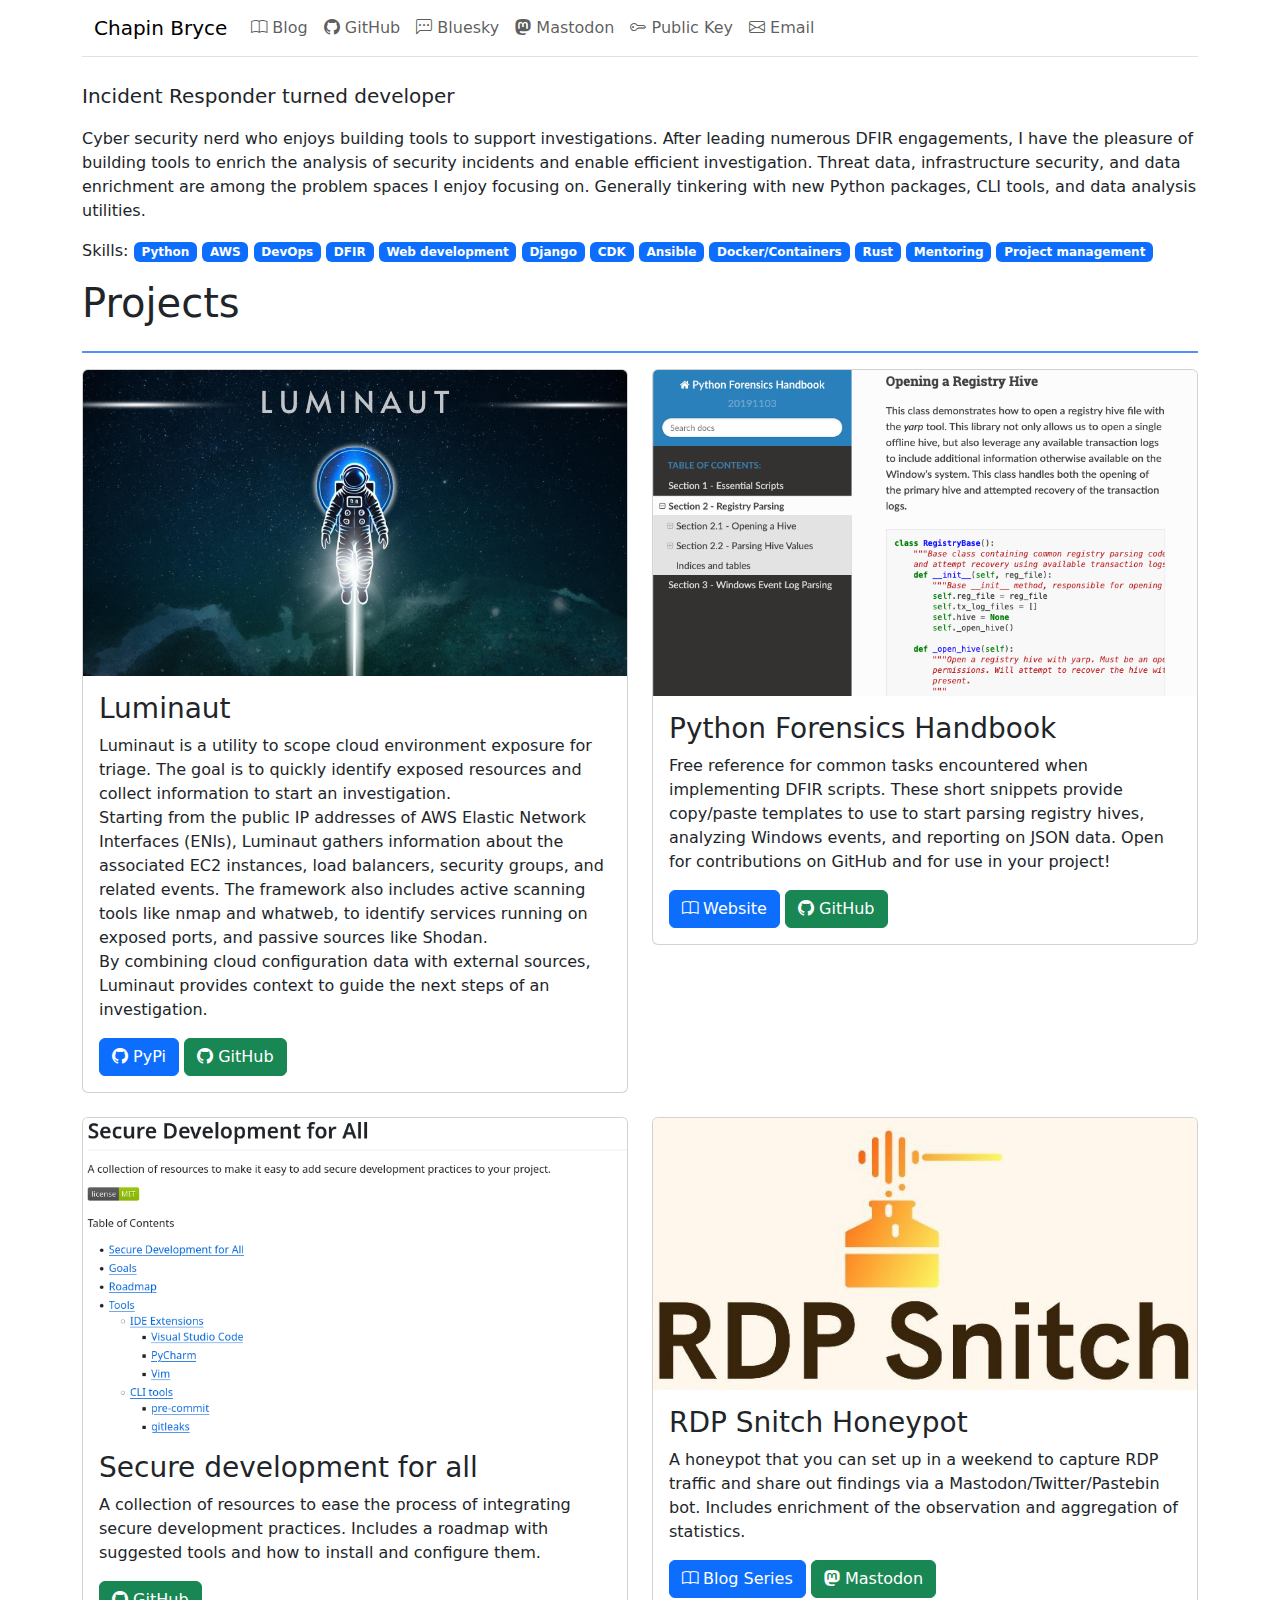
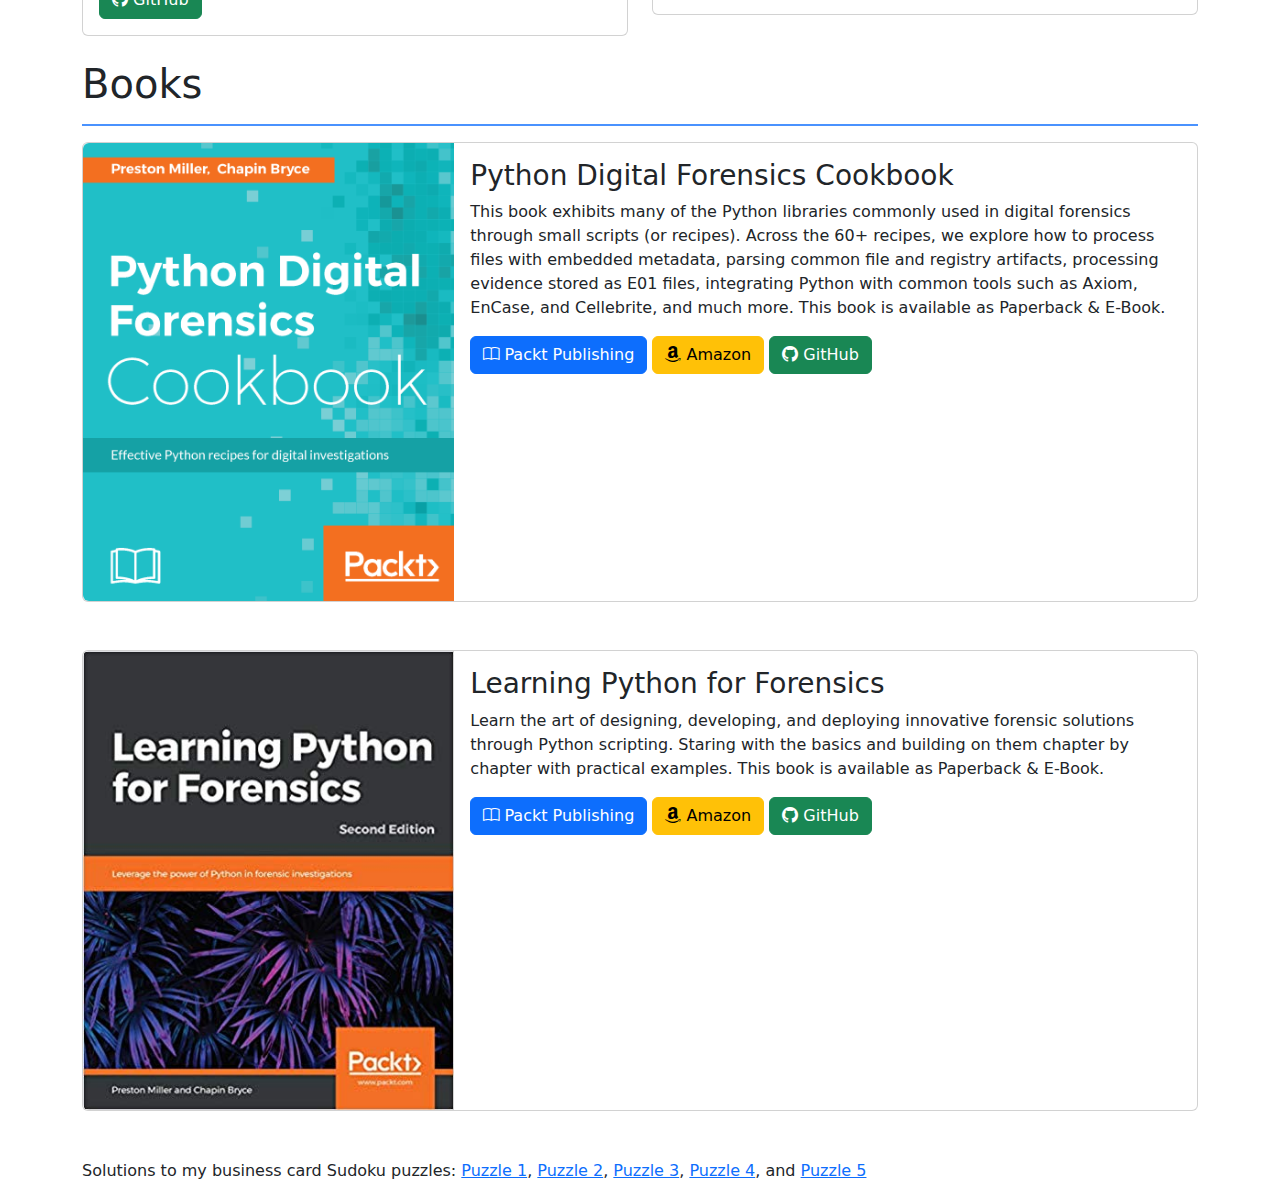
<file: index.html>
<!DOCTYPE html>
<html lang="en">
  <head>
    <title>chapinb</title>
    <link href="https://cdn.jsdelivr.net/npm/bootstrap@5.3.3/dist/css/bootstrap.min.css" rel="stylesheet" integrity="sha384-QWTKZyjpPEjISv5WaRU9OFeRpok6YctnYmDr5pNlyT2bRjXh0JMhjY6hW+ALEwIH" crossorigin="anonymous">
    <script src="https://cdn.jsdelivr.net/npm/bootstrap@5.3.3/dist/js/bootstrap.bundle.min.js" integrity="sha384-YvpcrYf0tY3lHB60NNkmXc5s9fDVZLESaAA55NDzOxhy9GkcIdslK1eN7N6jIeHz" crossorigin="anonymous"></script>
    <link rel="stylesheet" href="https://cdn.jsdelivr.net/npm/bootstrap-icons@1.11.3/font/bootstrap-icons.min.css">
  </head>
  <body>
    <div class="container">
      <nav class="navbar navbar-expand-lg border-bottom border-body">
        <div class="container-fluid">
          <a class="navbar-brand" href="/">Chapin Bryce</a>
          <button class="navbar-toggler" type="button" data-bs-toggle="collapse" data-bs-target="#navbarContent" aria-controls="navbarContent" aria-expanded="false" aria-label="Toggle navigation">
            <span class="navbar-toggler-icon"></span>
          </button>
          <div class="collapse navbar-collapse" id="navbarContent">
            <ul class="navbar-nav me-auto mb-2 mb-lg-0">
              <li class="nav-item">
                <a class="nav-link" href="https://blog.chapinb.com">
                  <i class="bi bi-book"></i>
                  Blog
                </a>
              </li>
              <li class="nav-item">
                <a class="nav-link" href="https://github.com/chapinb">
                  <i class="bi bi-github"></i>
                  GitHub
                </a>
              </li>
              <li class="nav-item">
                <a class="nav-link" href="https://bsky.app/profile/chapinb.com">
                  <i class="bi bi-chat-left-dots"></i>
                  Bluesky
                </a>
              </li>
              <li class="nav-item">
                <a class="nav-link" href="https://infosec.exchange/chapindb">
                  <i class="bi bi-mastodon"></i>
                  Mastodon
                </a>
              </li>
              <li class="nav-item">
                <a class="nav-link" href="https://keybase.io/cbryce">
                  <i class="bi bi-key"></i>
                  Public Key
                </a>
              </li>
              <li class="nav-item">
                <a class="nav-link" href="mailto:hello@chapinb.com">
                  <i class="bi bi-envelope"></i>
                  Email
                </a>
              </li>
            </ul>
          </div>
        </div>
      </nav>
      <div class="row mt-4" id="lead">
        <div class="col-12">
          <p class="lead">Incident Responder turned developer</p>
          <p>
            Cyber security nerd who enjoys building tools to support investigations.
            After leading numerous DFIR engagements, I have the pleasure of building tools to
            enrich the analysis of security incidents and enable efficient investigation.
            Threat data, infrastructure security, and data enrichment are among the
            problem spaces I enjoy focusing on. Generally tinkering with new Python
            packages, CLI tools, and data analysis utilities.
          </p>
          <p>
            Skills:
            <span class="badge text-bg-primary">Python</span>
            <span class="badge text-bg-primary">AWS</span>
            <span class="badge text-bg-primary">DevOps</span>
            <span class="badge text-bg-primary">DFIR</span>
            <span class="badge text-bg-primary">Web development</span>
            <span class="badge text-bg-primary">Django</span>
            <span class="badge text-bg-primary">CDK</span>
            <span class="badge text-bg-primary">Ansible</span>
            <span class="badge text-bg-primary">Docker/Containers</span>
            <span class="badge text-bg-primary">Rust</span>
            <span class="badge text-bg-primary">Mentoring</span>
            <span class="badge text-bg-primary">Project management</span>
          </p>
        </div>
      </div>
      <div class="row" id="projects">
        <div class="col-12">
          <h1 class="mb-4">Projects</h1>
          <hr class="border border-primary border-1 opacity-75">
        </div>

        <div id="project-luminaut" class="col-sm-12 col-md-6 mb-4">
          <div class="card">
            <img class="card-img-top" alt="website screenshot" src="img/luminaut.jpeg"></img>
            <div class="card-body">
              <h3 class="card-title">
                Luminaut
              </h3>
              <p class="card-text">
                Luminaut is a utility to scope cloud environment exposure for triage. The goal is to quickly identify exposed resources and collect information to start an investigation.
                <br />
                Starting from the public IP addresses of AWS Elastic Network Interfaces (ENIs), Luminaut gathers information about the associated EC2 instances, load balancers, security groups, and related events. The framework also includes active scanning tools like nmap and whatweb, to identify services running on exposed ports, and passive sources like Shodan.
                <br />
                By combining cloud configuration data with external sources, Luminaut provides context to guide the next steps of an investigation.
              </p>
              <a class="btn btn-primary" href="https://pypi.org/p/luminaut">
                <i class="bi bi-github"></i>
                PyPi
              </a>
              <a class="btn btn-success" href="https://github.com/luminaut-org/luminaut">
                <i class="bi bi-github"></i>
                GitHub
              </a>
            </div>
          </div>
        </div>

        <div id="project-handbook" class="col-sm-12 col-md-6 mb-4">
          <div class="card">
            <img class="card-img-top" alt="website screenshot" src="img/handbook.png"></img>
            <div class="card-body">
              <h3 class="card-title">
                Python Forensics Handbook
              </h3>
              <p class="card-text">
                Free reference for common tasks encountered when implementing DFIR scripts.
                These short snippets provide copy/paste templates to use to start parsing
                registry hives, analyzing Windows events, and reporting on JSON data.
                Open for contributions on GitHub and for use in your project!
              </p>
              <a class="btn btn-primary" href="https://chapinb.com/python-forensics-handbook">
                <i class="bi bi-book"></i>
                Website
              </a>
              <a class="btn btn-success" href="https://github.com/chapinb/python-forensics-handbook">
                <i class="bi bi-github"></i>
                GitHub
              </a>
            </div>
          </div>
        </div>

        <div id="project-devsecops" class="col-sm-12 col-md-6 mb-4">
          <div class="card">
            <img class="card-img-top" alt="website screenshot" src="img/devsecops.png"></img>
            <div class="card-body">
              <h3 class="card-title">
                Secure development for all
              </h3>
              <p class="card-text">
                A collection of resources to ease the process of integrating
                secure development practices. Includes a roadmap with suggested
                tools and how to install and configure them.
              </p>
              <a class="btn btn-success" href="https://github.com/chapinb/secure-development-for-all">
                <i class="bi bi-github"></i>
                GitHub
              </a>
            </div>
          </div>
        </div>

        <div id="project-rdp-snitch" class="col-sm-12 col-md-6 mb-4">
          <div class="card">
            <img class="card-img-top" alt="website screenshot" src="img/rdp-snitch.png"></img>
            <div class="card-body">
              <h3 class="card-title">
                RDP Snitch Honeypot
              </h3>
              <p class="card-text">
                A honeypot that you can set up in a weekend to capture RDP traffic
                and share out findings via a Mastodon/Twitter/Pastebin bot.
                Includes enrichment of the observation and aggregation of statistics.
              </p>
              <a class="btn btn-primary" href="https://blog.pythonicforensics.com/3-step-rdp-honeypot-part-0-introduction-7b572d563e83">
                <i class="bi bi-book"></i>
                Blog Series
              </a>
              <a class="btn btn-success" href="https://infosec.exchange/@rdpsnitch">
                <i class="bi bi-mastodon"></i>
                Mastodon
              </a>
            </div>
          </div>
        </div>

      </div>
      <div class="row" id="books">
        <div class="col-12">
          <h1>Books</h1>
          <hr class="border border-primary border-1 opacity-75">
        </div>

        <div id="pycookbook" class="col-12 mb-4">
          <div class="card mb-4">
            <div class="row g-0">
              <div class="col-md-4">
                <img class="img-fluid rounded-start" src="img/smallcover_cookbook.png" alt="Book cover">
              </div>
              <div class="col-md-8">
                <div class="card-body">
                  <h3 class="card-title">Python Digital Forensics Cookbook</h3>
                  <p class="card-text">
                    This book exhibits many of the Python libraries commonly used
                    in digital forensics through small scripts (or recipes).
                    Across the 60+ recipes, we explore how to process files with
                    embedded metadata, parsing common file and registry artifacts,
                    processing evidence stored as E01 files, integrating Python
                    with common tools such as Axiom, EnCase, and Cellebrite,
                    and much more. This book is available as Paperback & E-Book.
                  </p>
                  <a class="btn btn-primary" href="http://bit.ly/pyforcookbook">
                    <i class="bi bi-book"></i>
                    Packt Publishing
                  </a>
                  <a class="btn btn-warning" href="https://amzn.to/2qzxzMx">
                    <i class="bi bi-amazon"></i>
                    Amazon
                  </a>
                  <a class="btn btn-success" href="https://github.com/PythonForensics/PythonForensicsCookbook">
                    <i class="bi bi-github"></i>
                    GitHub
                  </a>
                </div>
              </div>
            </div>
          </div>
        </div>

        <div id="lpff" class="col-12 mb-4">
          <div class="card mb-4">
            <div class="row g-0">
              <div class="col-md-4">
                <img class="img-fluid rounded-start" src="img/smallcover_lpff-e2.jpg" alt="Book cover">
              </div>
              <div class="col-md-8">
                <div class="card-body">
                  <h3 class="card-title">Learning Python for Forensics</h3>
                  <p class="card-text">
                    Learn the art of designing, developing, and deploying innovative
                    forensic solutions through Python scripting. Staring with the basics
                    and building on them chapter by chapter with practical examples.
                    This book is available as Paperback & E-Book.
                  </p>
                  <a class="btn btn-primary" href="http://bit.ly/py4n6book">
                    <i class="bi bi-book"></i>
                    Packt Publishing
                  </a>
                  <a class="btn btn-warning" href="https://amzn.to/2vm50YQ">
                    <i class="bi bi-amazon"></i>
                    Amazon
                  </a>
                  <a class="btn btn-success" href="https://github.com/PythonForensics/Learning-Python-for-Forensics">
                    <i class="bi bi-github"></i>
                    GitHub
                  </a>
                </div>
              </div>
            </div>
          </div>
        </div>

      </div>
    </div>
    <div class="container">
      <div class="row" id="puzzles">
        <p>
          Solutions to my business card Sudoku puzzles:
          <a href="img/sudoku-1.png">Puzzle 1</a>,
          <a href="img/sudoku-2.png">Puzzle 2</a>,
          <a href="img/sudoku-3.png">Puzzle 3</a>,
          <a href="img/sudoku-4.png">Puzzle 4</a>, and
          <a href="img/sudoku-5.png">Puzzle 5</a>
        </p>
      </div>
    </div>
  </body>
</html>
</file>
